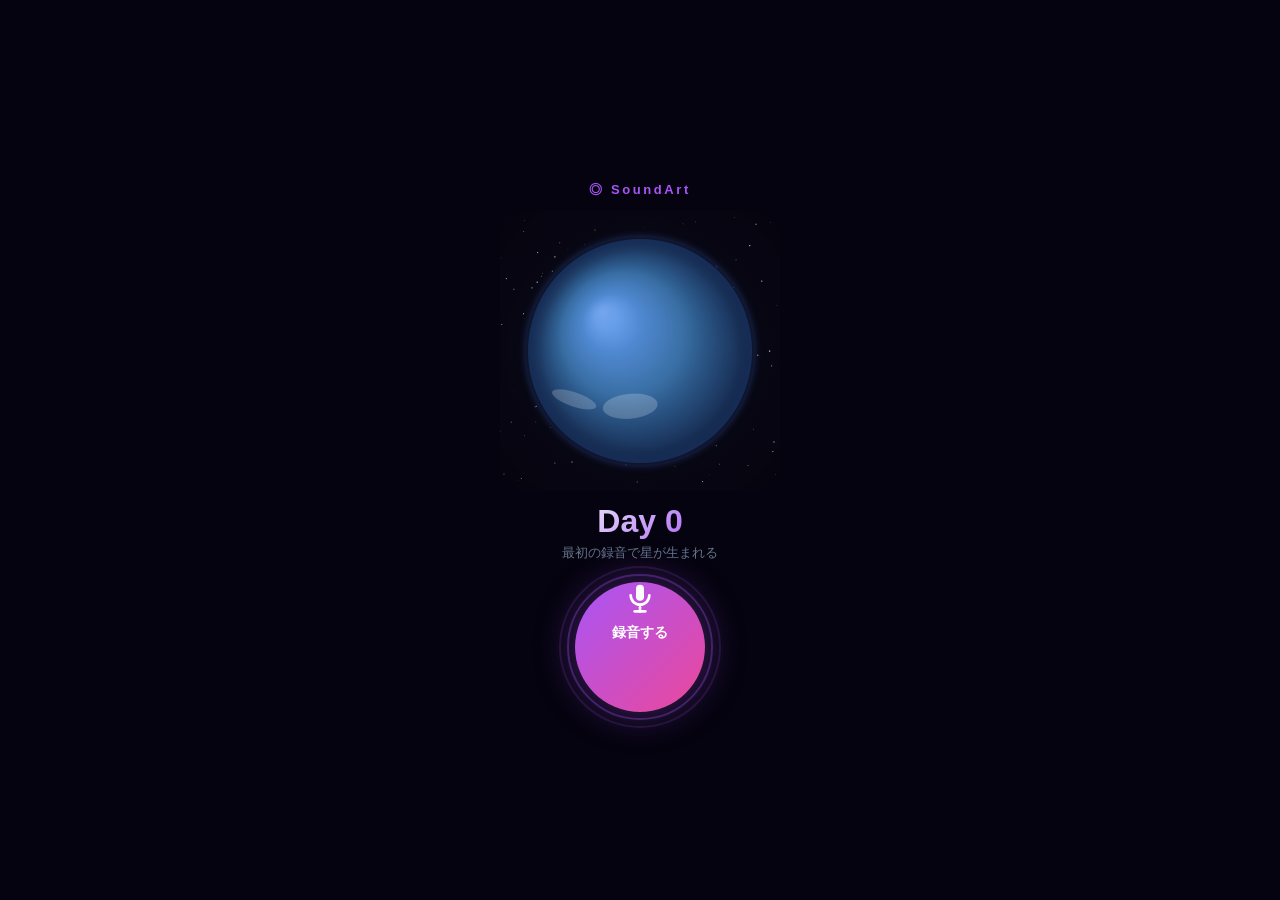
<file: index.html>
<!DOCTYPE html>
<html lang="ja">
<head>
  <meta charset="UTF-8">
  <meta name="viewport" content="width=device-width, initial-scale=1.0, maximum-scale=1.0, user-scalable=no">
  <meta name="theme-color" content="#05030f">
  <meta name="mobile-web-app-capable" content="yes">
  <meta name="apple-mobile-web-app-capable" content="yes">
  <meta name="apple-mobile-web-app-status-bar-style" content="black-translucent">
  <meta name="apple-mobile-web-app-title" content="SoundArt">
  <title>SoundArt</title>
  <link rel="manifest" href="manifest.json">
  <meta property="og:title" content="SoundArt - 音で星を育てる">
  <meta property="og:description" content="10秒録音するだけで、あなただけの星が育つ。">
  <link rel="stylesheet" href="style.css">
</head>
<body>

  <!-- ホーム画面 -->
  <div id="screen-home" class="screen active">
    <div class="home-content">
      <div class="logo">◎ SoundArt</div>
      <div class="planet-wrap">
        <canvas id="planet-home" class="planet-canvas"></canvas>
      </div>
      <div class="home-info">
        <div id="home-day" class="home-day">Day 0</div>
        <div id="home-last-event" class="home-last-event">最初の録音で星が生まれる</div>
      </div>
      <button id="btn-start" class="btn-record">
        <svg class="mic-icon" viewBox="0 0 24 24" fill="none">
          <rect x="9" y="2" width="6" height="12" rx="3" fill="currentColor"/>
          <path d="M5 10a7 7 0 0 0 14 0" stroke="currentColor" stroke-width="2" stroke-linecap="round"/>
          <line x1="12" y1="19" x2="12" y2="22" stroke="currentColor" stroke-width="2" stroke-linecap="round"/>
          <line x1="8" y1="22" x2="16" y2="22" stroke="currentColor" stroke-width="2" stroke-linecap="round"/>
        </svg>
        録音する
      </button>
    </div>
  </div>

  <!-- 録音画面 -->
  <div id="screen-recording" class="screen">
    <div class="recording-content">
      <div class="countdown-wrap">
        <svg class="progress-ring" viewBox="0 0 120 120">
          <circle class="progress-ring-bg" cx="60" cy="60" r="54"/>
          <circle class="progress-ring-fill" id="progress-circle" cx="60" cy="60" r="54"/>
        </svg>
        <div class="countdown" id="countdown">10</div>
      </div>
      <p class="recording-label">● 録音中</p>
      <div class="visualizer" id="visualizer">
        <div class="bar" id="bar0"></div><div class="bar" id="bar1"></div>
        <div class="bar" id="bar2"></div><div class="bar" id="bar3"></div>
        <div class="bar" id="bar4"></div><div class="bar" id="bar5"></div>
        <div class="bar" id="bar6"></div><div class="bar" id="bar7"></div>
        <div class="bar" id="bar8"></div><div class="bar" id="bar9"></div>
        <div class="bar" id="bar10"></div><div class="bar" id="bar11"></div>
        <div class="bar" id="bar12"></div><div class="bar" id="bar13"></div>
        <div class="bar" id="bar14"></div><div class="bar" id="bar15"></div>
      </div>
      <button id="btn-stop" class="btn-stop">停止して生成</button>
    </div>
  </div>

  <!-- 生成中画面 -->
  <div id="screen-generating" class="screen">
    <div class="generating-content">
      <div class="spinner"></div>
      <p id="generating-label">アートを生成中...</p>
    </div>
  </div>

  <!-- 結果画面 -->
  <div id="screen-result" class="screen">
    <div class="result-content">
      <!-- アート（上） -->
      <canvas id="art-canvas" class="result-art"></canvas>

      <!-- 星の変化（下） -->
      <div class="planet-result-wrap">
        <div class="planet-event-label" id="event-label"></div>
        <canvas id="planet-result" class="planet-canvas-result"></canvas>
        <div class="planet-day-label" id="result-day"></div>
      </div>

      <div id="result-meta" class="result-meta"></div>

      <div class="result-actions">
        <button id="btn-share" class="btn-primary">
          <svg viewBox="0 0 24 24" fill="none" width="20" height="20">
            <path d="M4 12v8a2 2 0 0 0 2 2h12a2 2 0 0 0 2-2v-8" stroke="currentColor" stroke-width="2" stroke-linecap="round"/>
            <polyline points="16,6 12,2 8,6" stroke="currentColor" stroke-width="2" stroke-linecap="round" stroke-linejoin="round"/>
            <line x1="12" y1="2" x2="12" y2="15" stroke="currentColor" stroke-width="2" stroke-linecap="round"/>
          </svg>
          シェアする
        </button>
        <button id="btn-save" class="btn-secondary">保存</button>
        <button id="btn-retry" class="btn-ghost">ホームへ</button>
      </div>
    </div>
  </div>

  <script src="planet/planet-state.js"></script>
  <script src="planet/planet-mapper.js"></script>
  <script src="planet/planet-renderer.js"></script>
  <script src="share/share-composer.js"></script>
  <script src="app.js"></script>
</body>
</html>
</file>
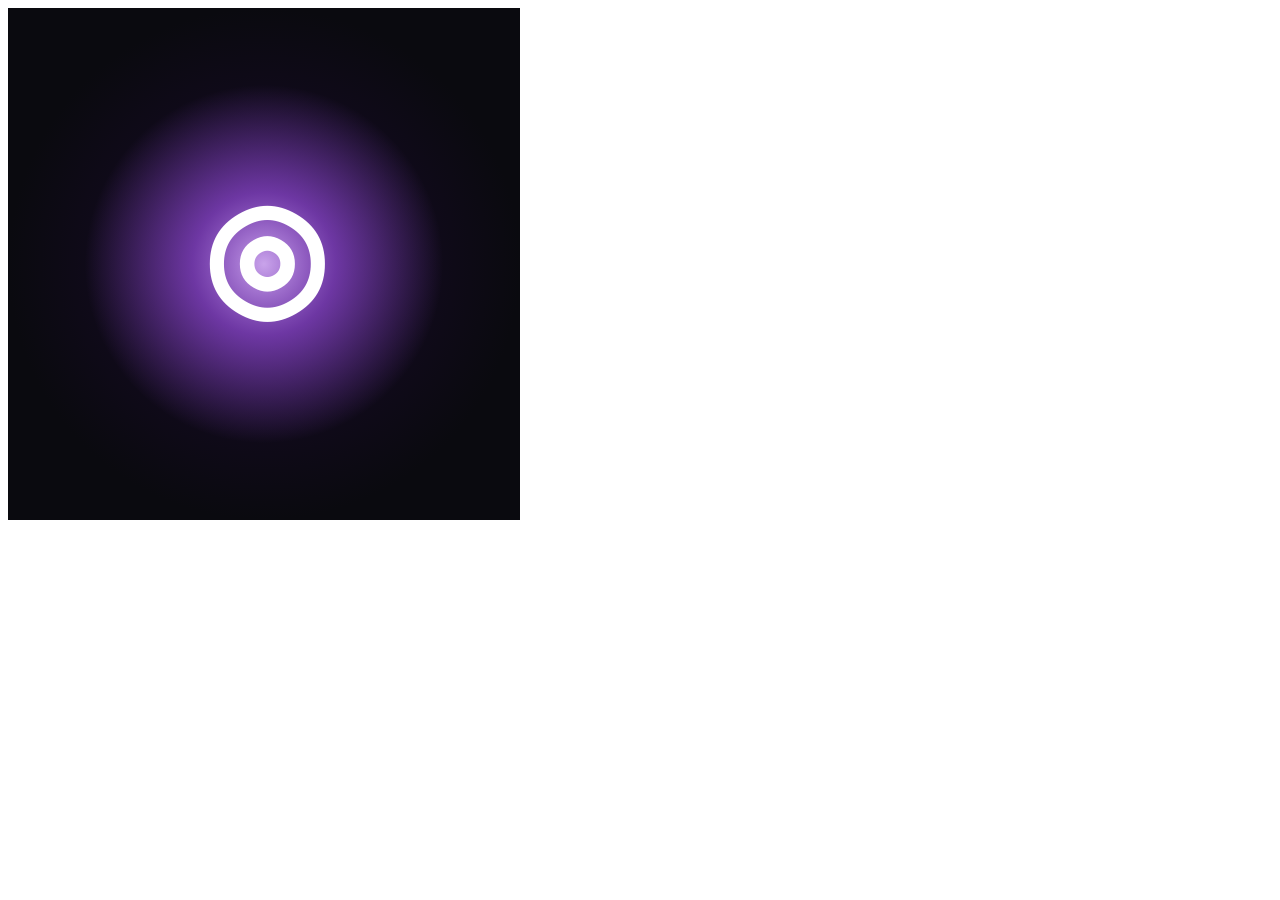
<file: generate-icons.html>
<!DOCTYPE html>
<html>
<body>
<canvas id="c"></canvas>
<script>
function makeIcon(size) {
  const c = document.getElementById('c');
  c.width = c.height = size;
  const ctx = c.getContext('2d');
  // 背景
  const bg = ctx.createRadialGradient(size/2,size/2,0,size/2,size/2,size/2);
  bg.addColorStop(0,'#1a0a2e'); bg.addColorStop(1,'#0a0a0f');
  ctx.fillStyle = bg; ctx.fillRect(0,0,size,size);
  // 円
  const glow = ctx.createRadialGradient(size/2,size/2,0,size/2,size/2,size*0.35);
  glow.addColorStop(0,'rgba(220,180,255,0.9)');
  glow.addColorStop(0.4,'rgba(168,85,247,0.6)');
  glow.addColorStop(1,'rgba(168,85,247,0)');
  ctx.fillStyle = glow; ctx.beginPath(); ctx.arc(size/2,size/2,size*0.35,0,Math.PI*2); ctx.fill();
  // ◎ テキスト
  ctx.fillStyle = 'white'; ctx.font = `bold ${size*0.28}px sans-serif`;
  ctx.textAlign = 'center'; ctx.textBaseline = 'middle';
  ctx.fillText('◎', size/2, size/2);
  return c.toDataURL('image/png');
}

['192','512'].forEach(s => {
  const data = makeIcon(Number(s));
  const a = document.createElement('a');
  a.download = `icon-${s}.png`;
  a.href = data;
  document.body.appendChild(a);
  a.click();
});
</script>
</body>
</html>
</file>
<file: style.css>
* { margin:0; padding:0; box-sizing:border-box; -webkit-tap-highlight-color:transparent; }

:root {
  --bg: #05030f;
  --surface: #0e0b1e;
  --accent1: #a855f7;
  --accent2: #ec4899;
  --text: #f1f5f9;
  --text-muted: #64748b;
  --radius: 16px;
}

html, body { width:100%; height:100%; overflow:hidden; background:var(--bg);
  color:var(--text); font-family:-apple-system,BlinkMacSystemFont,'Hiragino Sans','Noto Sans JP',sans-serif;
  -webkit-font-smoothing:antialiased; }

/* ── スクリーン管理 ── */
.screen { position:fixed; inset:0; display:flex; align-items:center; justify-content:center;
  opacity:0; pointer-events:none; transition:opacity 0.4s ease; }
.screen.active { opacity:1; pointer-events:all; }

/* ═══════════════ ホーム画面 ═══════════════ */
.home-content { display:flex; flex-direction:column; align-items:center;
  padding:24px 20px 32px; gap:12px; width:100%; max-width:400px; }

.logo { font-size:13px; letter-spacing:0.2em; color:var(--accent1); font-weight:600; }

.planet-wrap { width:min(72vw,280px); height:min(72vw,280px); }
.planet-canvas { width:100%; height:100%; display:block; }

.home-info { text-align:center; }
.home-day { font-size:clamp(22px,6vw,32px); font-weight:800;
  background:linear-gradient(135deg,var(--text),var(--accent1));
  -webkit-background-clip:text; -webkit-text-fill-color:transparent; background-clip:text; }
.home-last-event { font-size:13px; color:var(--text-muted); margin-top:4px; }

.btn-record { display:flex; flex-direction:column; align-items:center; gap:10px;
  background:linear-gradient(135deg,var(--accent1),var(--accent2));
  color:white; border:none; border-radius:50%; width:130px; height:130px;
  font-size:14px; font-weight:700; cursor:pointer; margin-top:8px;
  box-shadow:0 0 40px rgba(168,85,247,0.4); transition:transform 0.2s; position:relative; }
.btn-record::before { content:''; position:absolute; inset:-8px; border-radius:50%;
  border:2px solid rgba(168,85,247,0.3); animation:pulse 2s ease-in-out infinite; }
.btn-record::after { content:''; position:absolute; inset:-16px; border-radius:50%;
  border:2px solid rgba(168,85,247,0.15); animation:pulse 2s ease-in-out infinite 0.4s; }
@keyframes pulse { 0%,100%{transform:scale(1);opacity:1} 50%{transform:scale(1.08);opacity:0.5} }
.btn-record:active { transform:scale(0.95); }
.mic-icon { width:32px; height:32px; }

/* ═══════════════ 録音画面 ═══════════════ */
.recording-content { display:flex; flex-direction:column; align-items:center; gap:28px; padding:32px 24px; }

.countdown-wrap { position:relative; width:120px; height:120px; }
.progress-ring { width:120px; height:120px; transform:rotate(-90deg); }
.progress-ring-bg { fill:none; stroke:var(--surface); stroke-width:6; }
.progress-ring-fill { fill:none; stroke:url(#grad); stroke-width:6; stroke-linecap:round;
  stroke-dasharray:339.3; stroke-dashoffset:0; transition:stroke-dashoffset 1s linear; }
.countdown { position:absolute; inset:0; display:flex; align-items:center; justify-content:center;
  font-size:40px; font-weight:800;
  background:linear-gradient(135deg,var(--accent1),var(--accent2));
  -webkit-background-clip:text; -webkit-text-fill-color:transparent; background-clip:text; }
.recording-label { font-size:14px; color:var(--accent2); font-weight:600; letter-spacing:0.1em;
  animation:blink 1s ease-in-out infinite; }
@keyframes blink { 0%,100%{opacity:1} 50%{opacity:0.3} }

.visualizer { display:flex; align-items:flex-end; gap:4px; height:60px; width:200px; }
.bar { flex:1; background:linear-gradient(to top,var(--accent1),var(--accent2)); border-radius:3px 3px 0 0;
  min-height:4px; height:4px; transition:height 0.05s ease; opacity:0.8; }

.btn-stop { background:transparent; border:2px solid var(--accent2); color:var(--accent2);
  padding:12px 32px; border-radius:100px; font-size:14px; font-weight:700; cursor:pointer; }

/* ═══════════════ 生成中画面 ═══════════════ */
.generating-content { display:flex; flex-direction:column; align-items:center; gap:20px; color:var(--text-muted); }
.spinner { width:48px; height:48px; border:3px solid var(--surface);
  border-top-color:var(--accent1); border-right-color:var(--accent2);
  border-radius:50%; animation:spin 0.8s linear infinite; }
@keyframes spin { to{transform:rotate(360deg)} }

/* ═══════════════ 結果画面 ═══════════════ */
.result-content { display:flex; flex-direction:column; align-items:center; gap:12px;
  padding:16px; width:100%; max-width:420px; overflow-y:auto; max-height:100vh; }

.result-art { width:100%; max-width:360px; border-radius:var(--radius); display:block;
  box-shadow:0 0 40px rgba(168,85,247,0.2); }

.planet-result-wrap { display:flex; flex-direction:column; align-items:center; gap:8px; width:100%; }
.planet-event-label { font-size:14px; color:var(--accent1); font-weight:600; text-align:center;
  min-height:20px; }
.planet-canvas-result { width:min(56vw,220px); height:min(56vw,220px); display:block; }
.planet-day-label { font-size:18px; font-weight:700; color:var(--text); }

.result-meta { font-size:11px; color:var(--text-muted); text-align:center; }

.result-actions { display:flex; flex-direction:column; gap:10px; width:100%; max-width:360px; }

.btn-primary { display:flex; align-items:center; justify-content:center; gap:8px;
  background:linear-gradient(135deg,var(--accent1),var(--accent2)); color:white; border:none;
  padding:16px; border-radius:var(--radius); font-size:16px; font-weight:700; cursor:pointer; }
.btn-primary:active { opacity:0.85; }
.btn-secondary { background:var(--surface); color:var(--text); border:none; padding:14px;
  border-radius:var(--radius); font-size:15px; font-weight:600; cursor:pointer; }
.btn-ghost { background:transparent; color:var(--text-muted); border:none; padding:12px;
  border-radius:var(--radius); font-size:14px; cursor:pointer; }

svg defs { position:absolute; }
</file>
